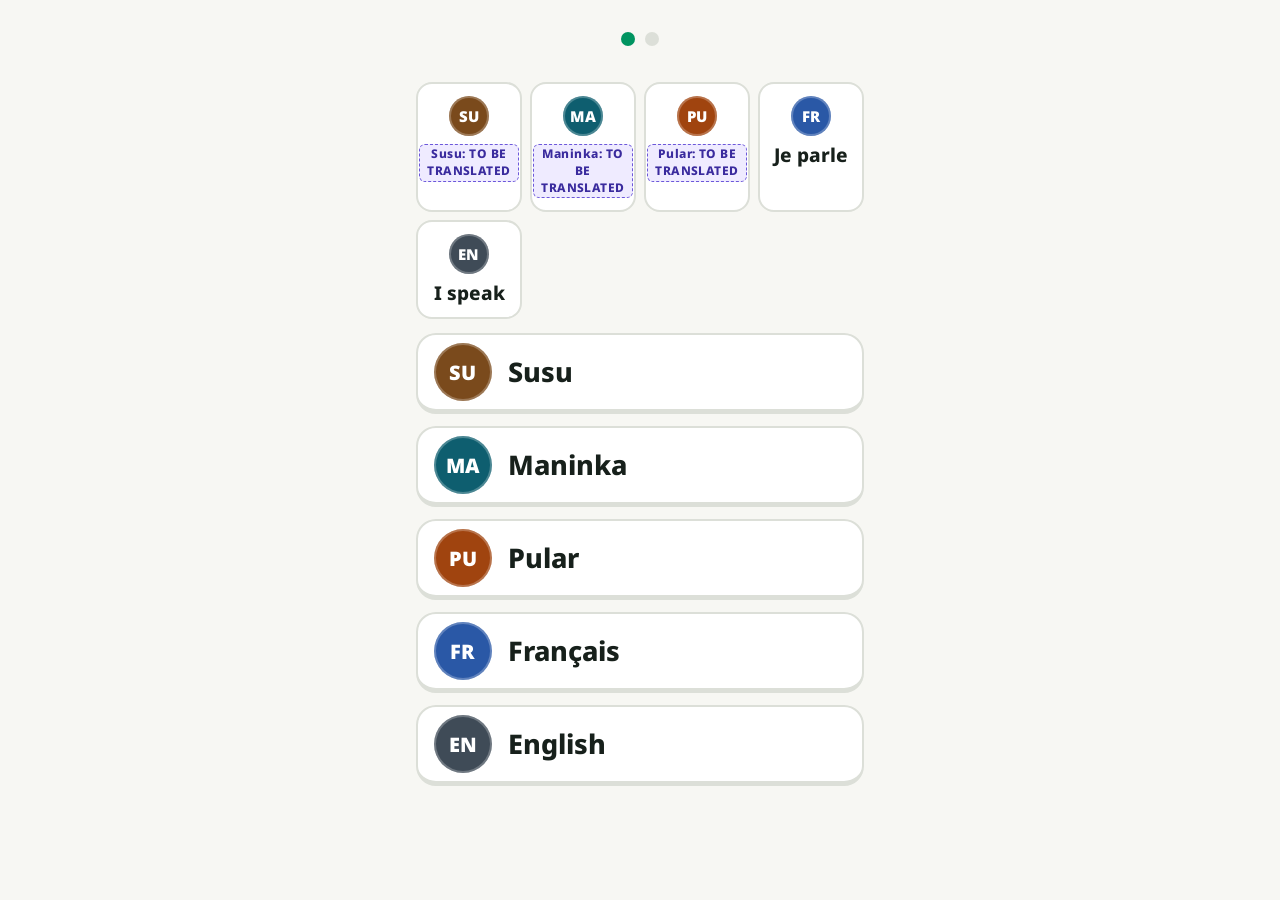
<file: index.html>
<!doctype html>
<html lang="fr">
<head>
<meta charset="utf-8">
<meta name="viewport" content="width=device-width, initial-scale=1, viewport-fit=cover">
<meta name="theme-color" content="#CE1126">
<meta name="description" content="Apprendre le français en susu">
<title>Français Susu</title>
<link rel="manifest" href="manifest.webmanifest">
<link rel="icon" href="icons/icon-192.png">
<link rel="apple-touch-icon" href="icons/icon-192.png">
<link rel="stylesheet" href="fonts/fonts.css">
<link rel="stylesheet" href="style.css">
</head>
<body>
<div id="app"><p class="loading">…</p></div>
<script src="js/storage.js"></script>
<script src="js/content.js"></script>
<script src="js/app.js"></script>
</body>
</html>
</file>
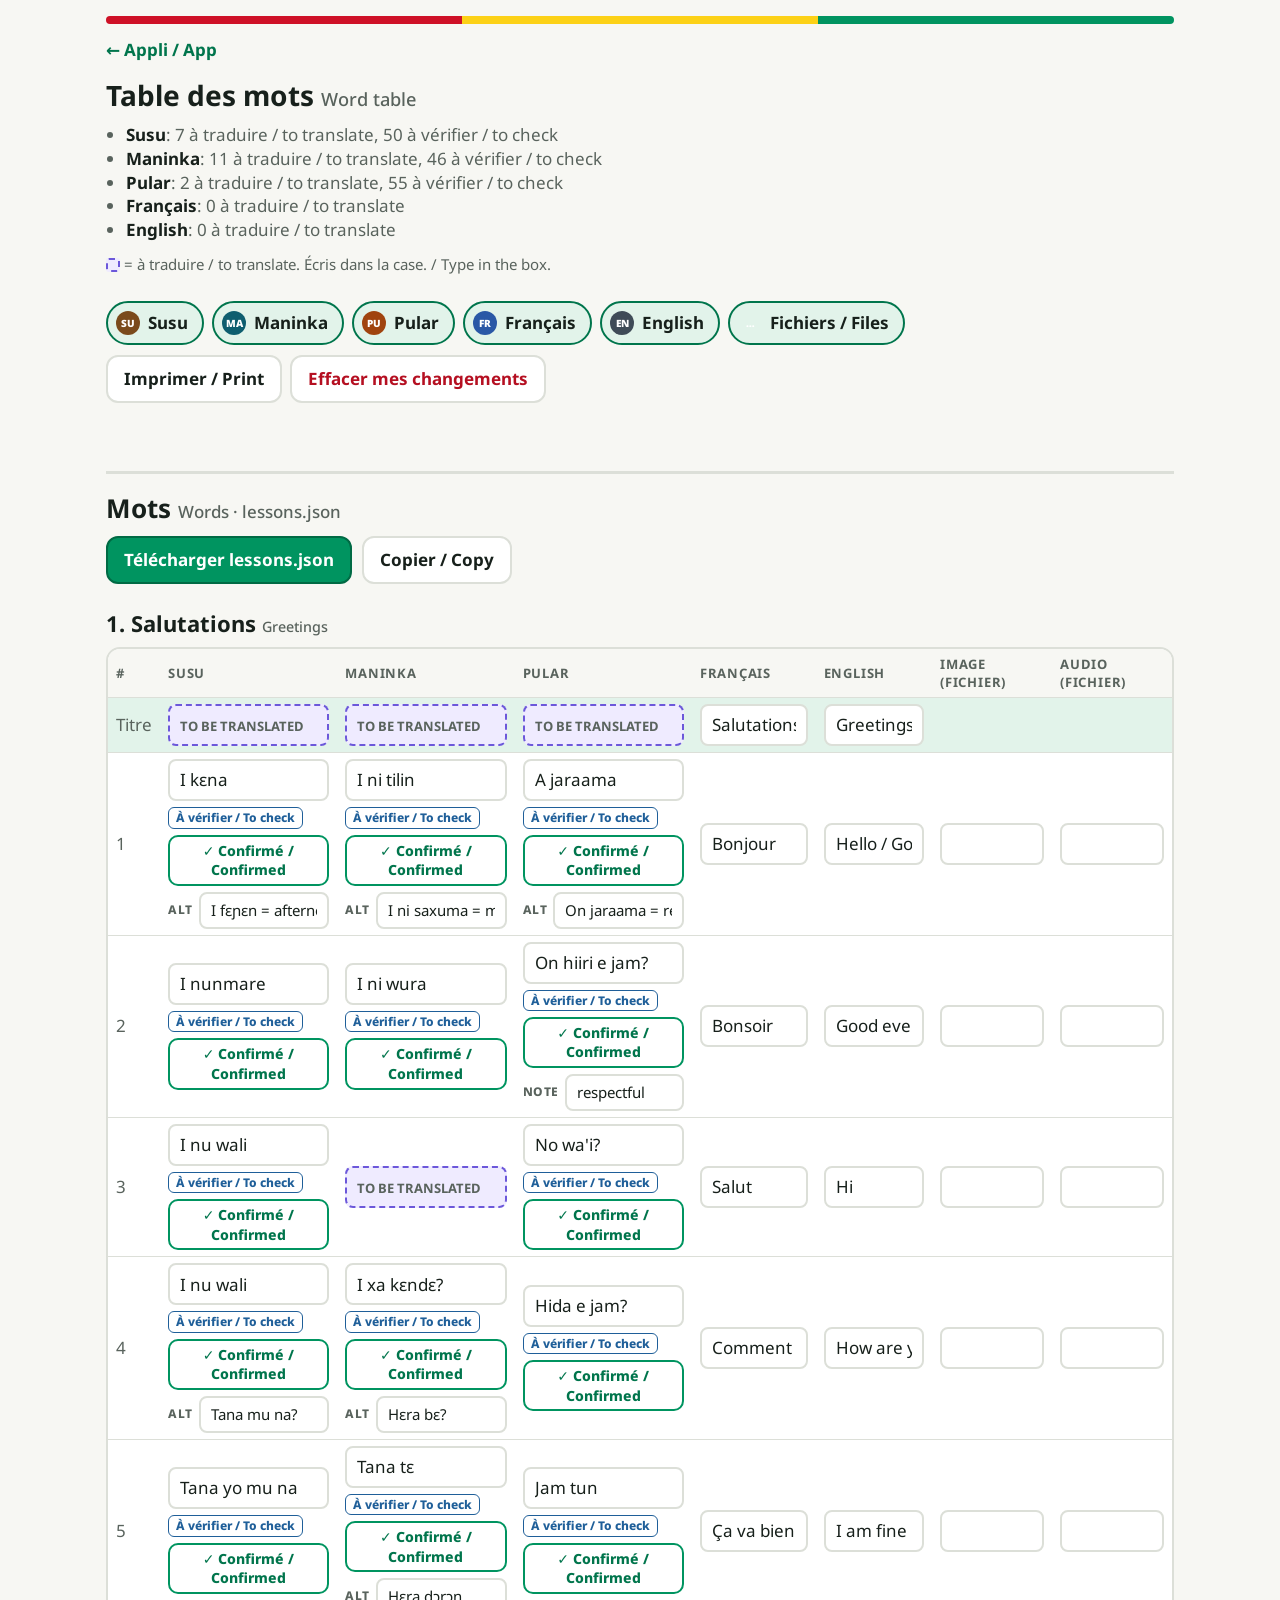
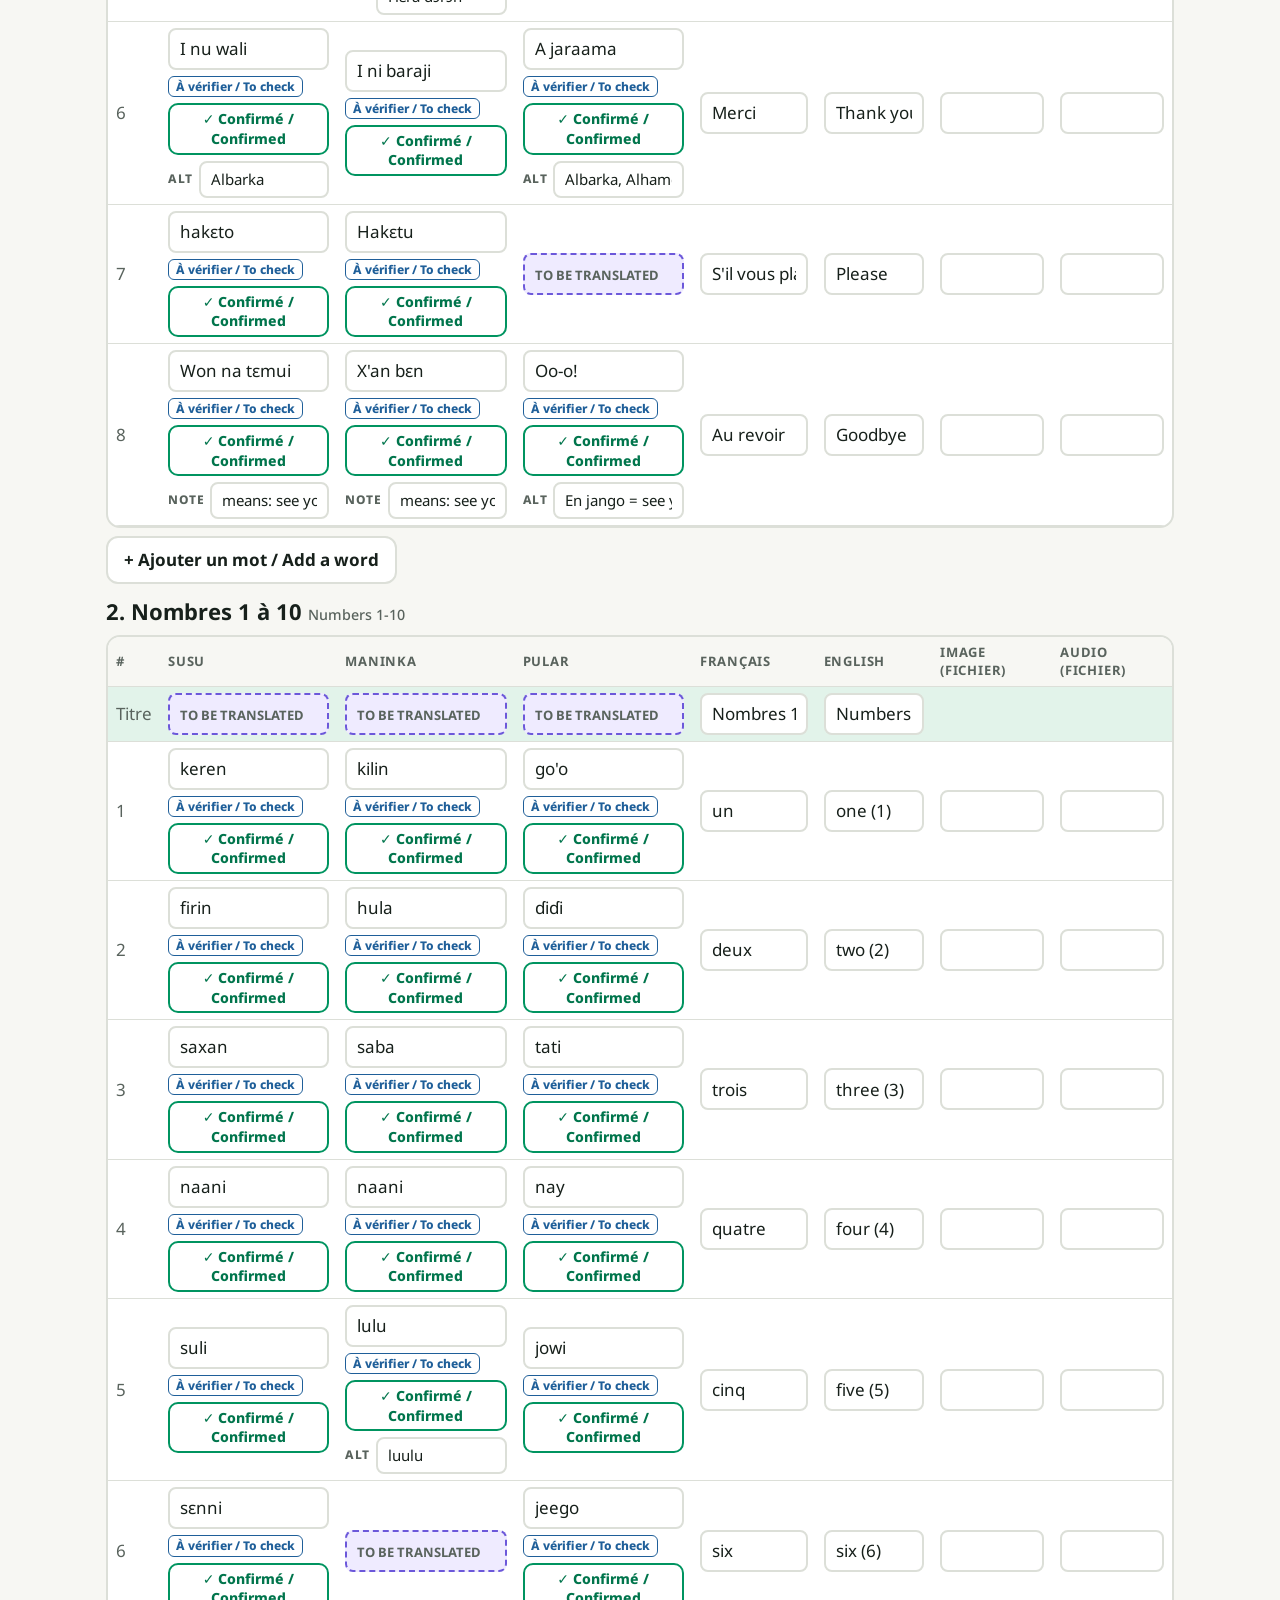
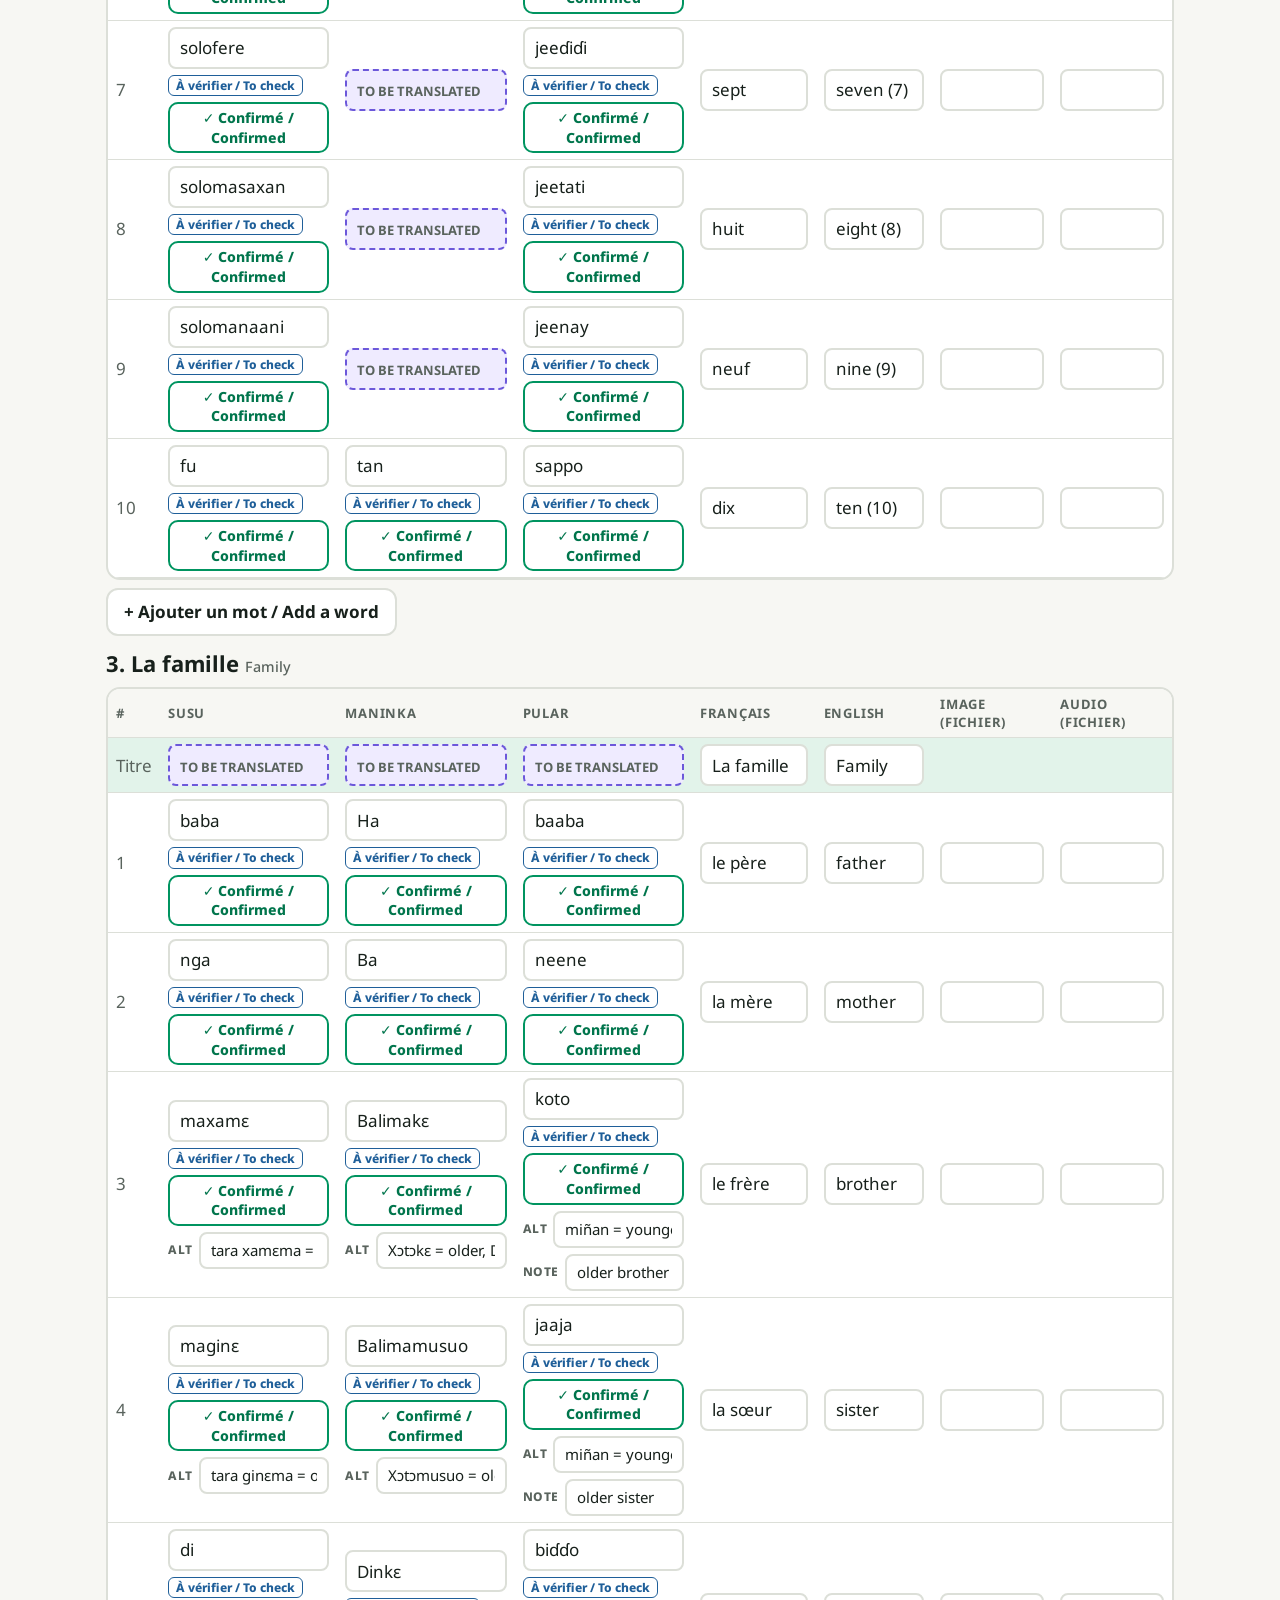
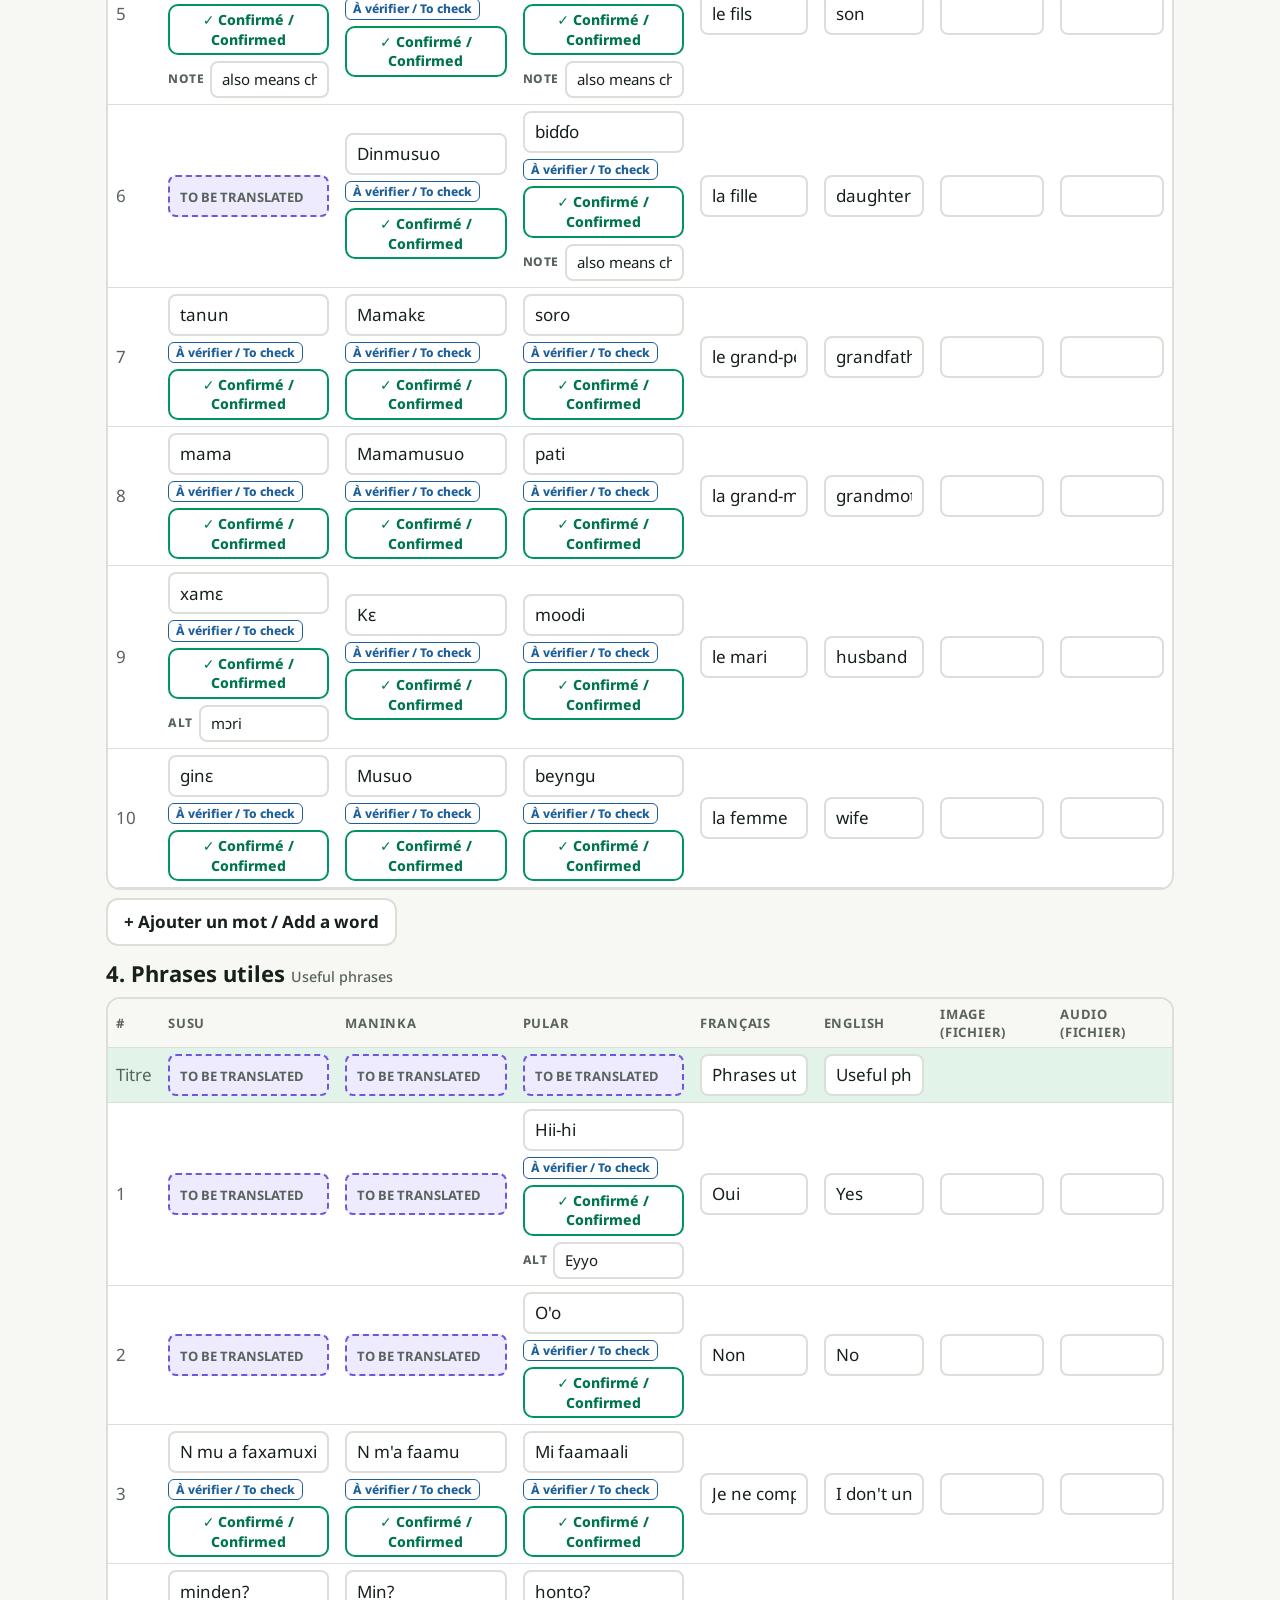
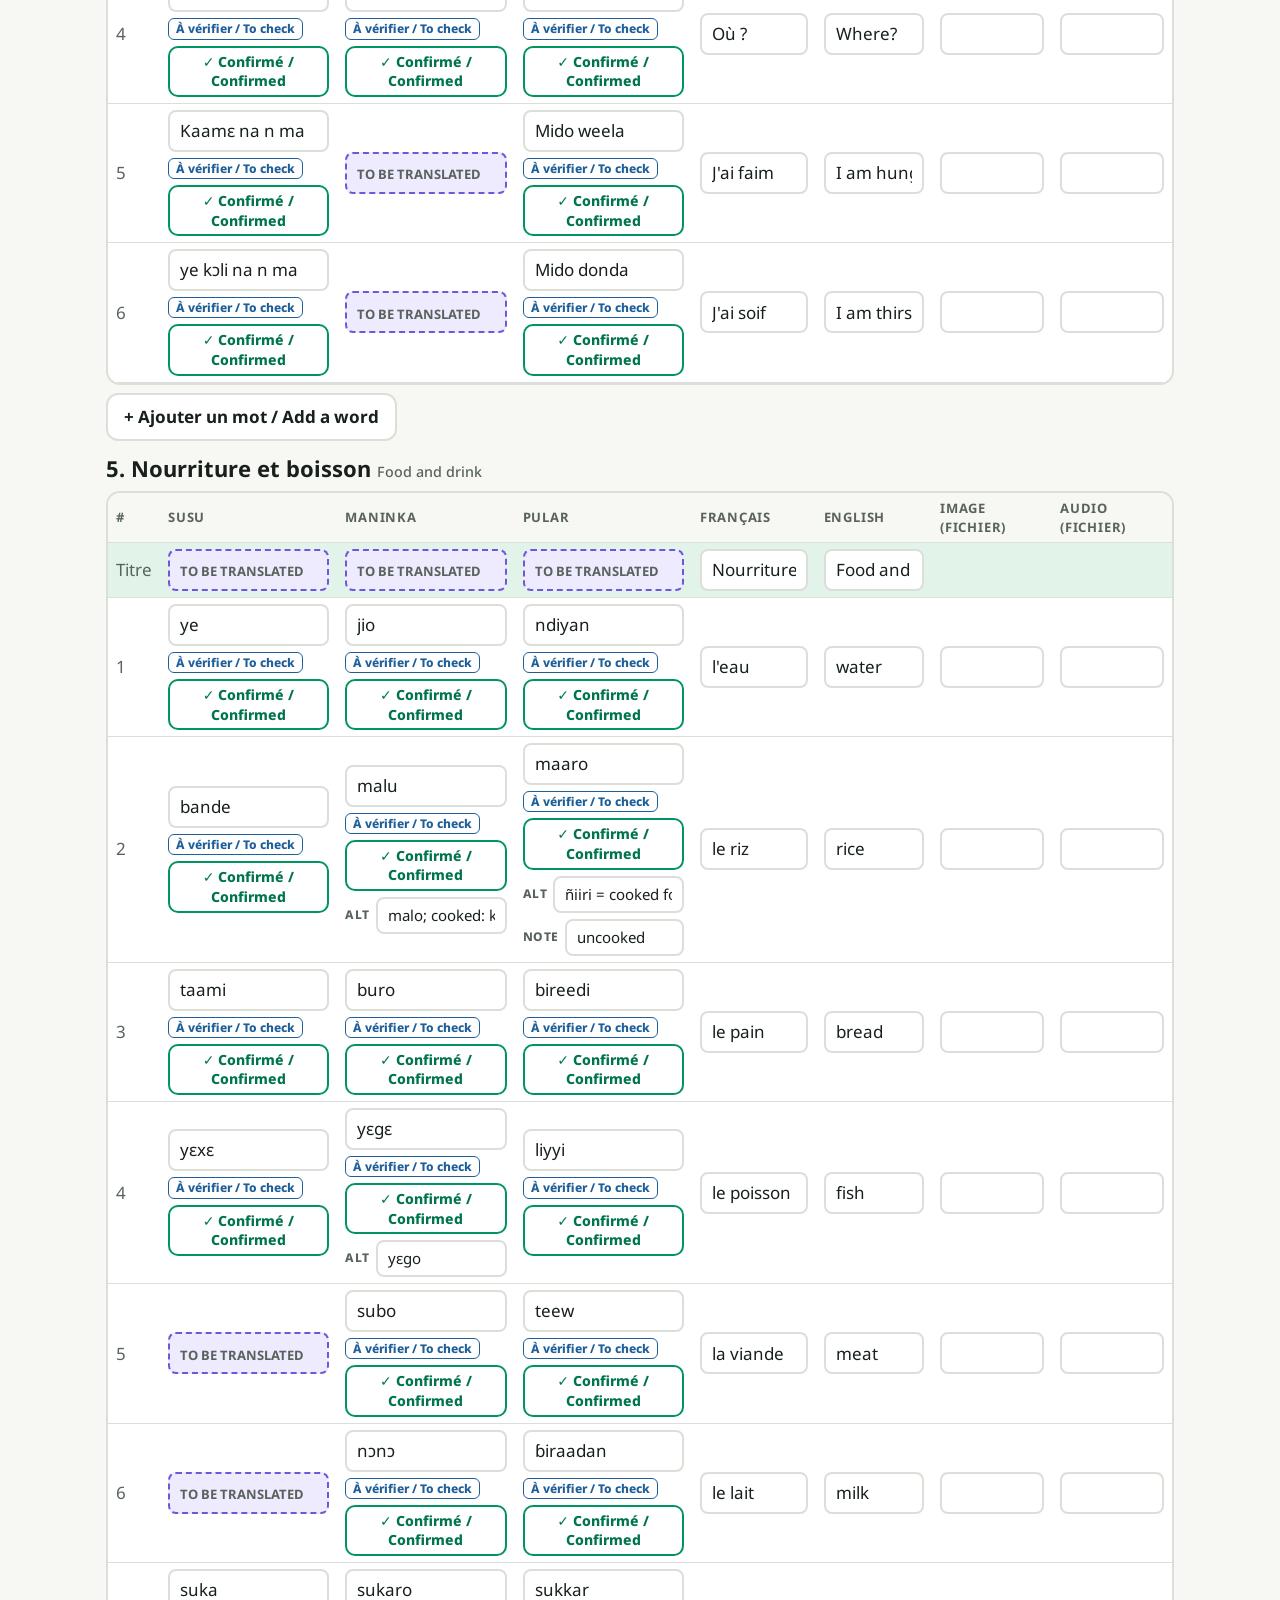
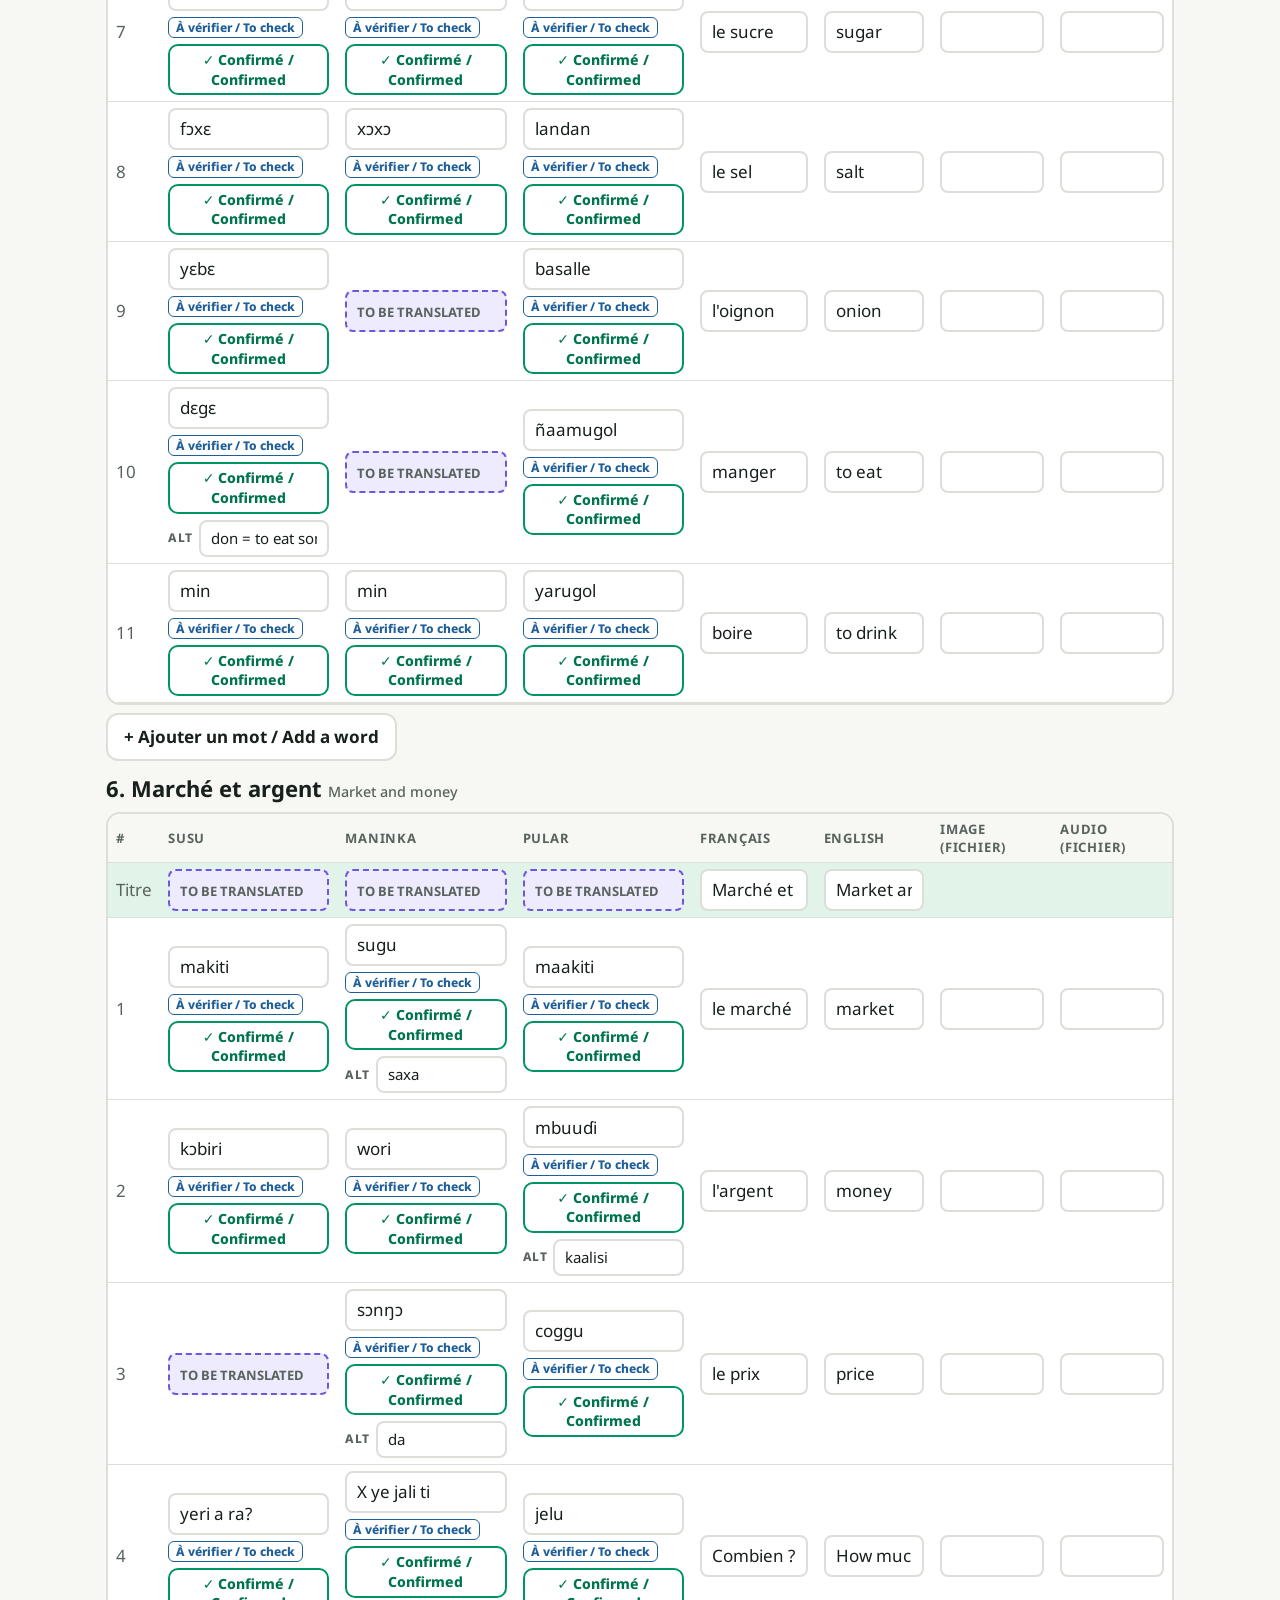
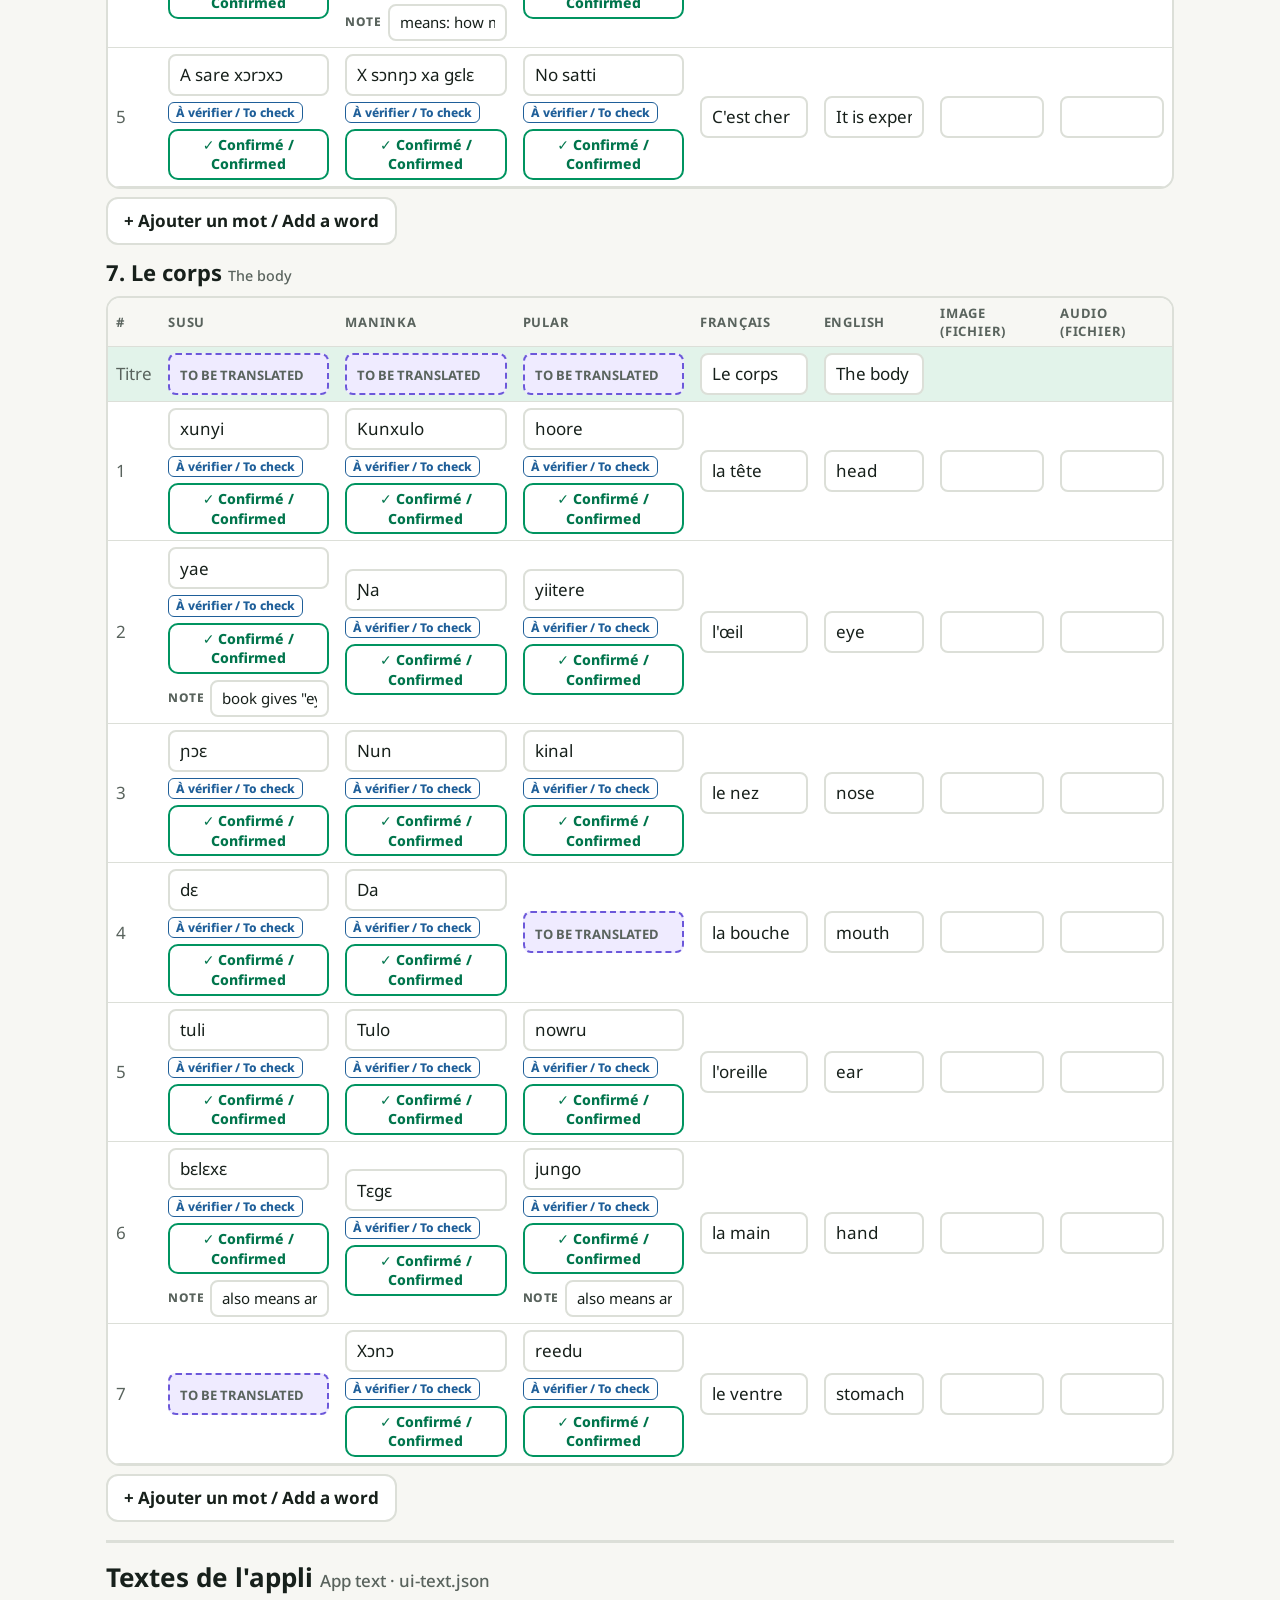
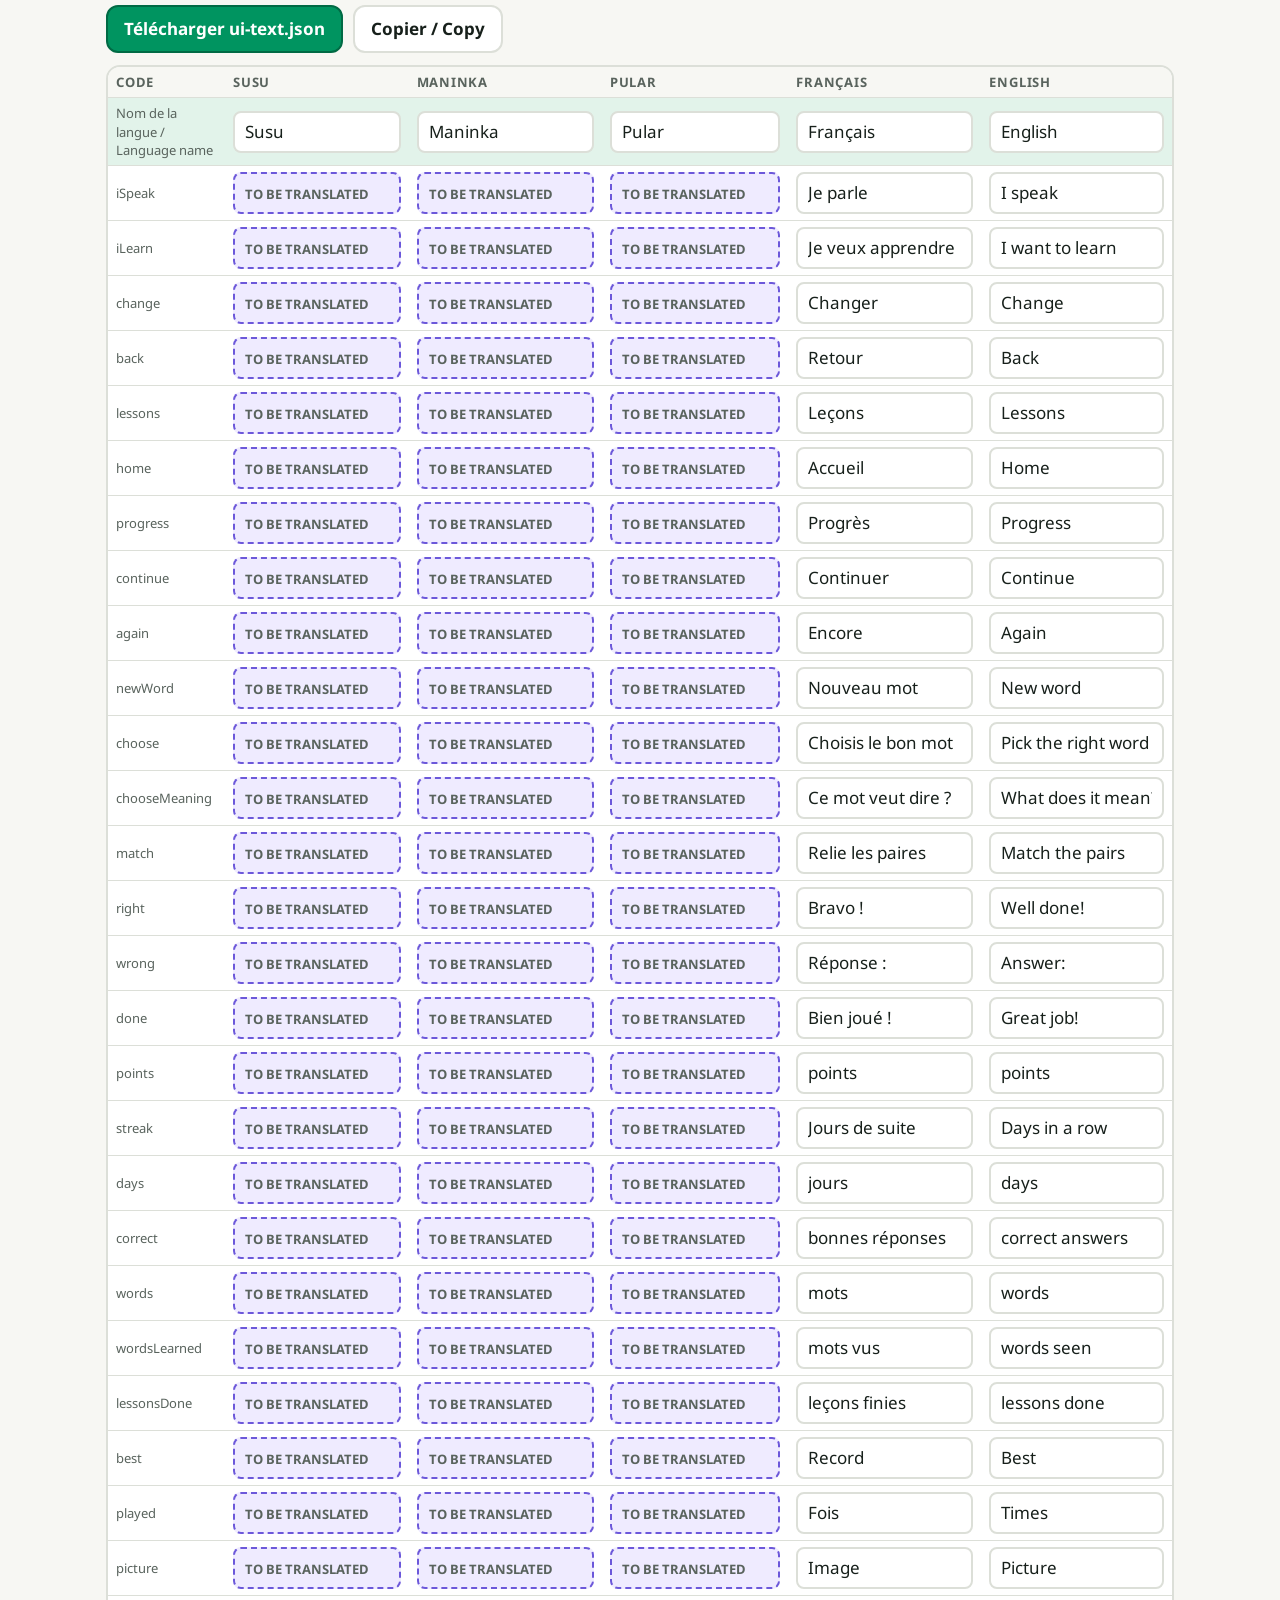
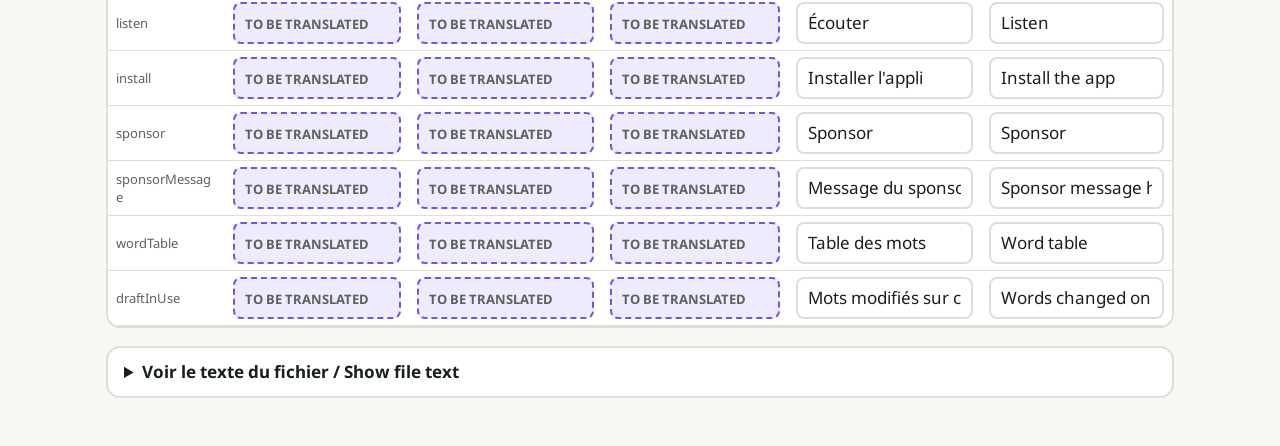
<file: edit.html>
<!doctype html>
<html lang="fr">
<head>
<meta charset="utf-8">
<meta name="viewport" content="width=device-width, initial-scale=1, viewport-fit=cover">
<meta name="theme-color" content="#CE1126">
<title>Table des mots</title>
<link rel="icon" href="icons/icon-192.png">
<link rel="stylesheet" href="fonts/fonts.css">
<style>
/* Layout: a working sheet. One table per lesson; on phones each word becomes a small card.
   Colours: Guinea's flag (same as the app). Missing translations are purple and dashed, never yellow. */
:root {
  --flag-red: #CE1126; --flag-yellow: #FCD116; --flag-green: #009460; --flag-green-dark: #006A44; --on-flag: #FFFFFF;
  --bg: #F7F7F3; --surface: #FFFFFF; --fg: #17201B; --muted: #59635D; --line: #DCDFD8;
  --green: #00754C; --green-ink: #FFFFFF; --green-soft: #E2F3EA;
  --todo: #EFEBFF; --todo-line: #6C58DA; --red: #B50F21; --check-fg: #1F5F99;
  --font: "Noto Sans App", system-ui, Roboto, "Noto Sans", "Segoe UI", Arial, sans-serif;
}
@media (prefers-color-scheme: dark) {
  :root:not([data-theme="light"]) {
    --bg: #101311; --surface: #1A1F1C; --fg: #ECEFEA; --muted: #A2ACA5; --line: #2F3732;
    --green: #4ED39A; --green-soft: #12301F;
    --todo: #29234F; --todo-line: #9886F5; --red: #FF7480; --check-fg: #8EC6F2;
    color-scheme: dark;
  }
}
:root[data-theme="dark"] {
  --bg: #101311; --surface: #1A1F1C; --fg: #ECEFEA; --muted: #A2ACA5; --line: #2F3732;
  --green: #4ED39A; --green-soft: #12301F;
  --todo: #29234F; --todo-line: #9886F5; --red: #FF7480; --check-fg: #8EC6F2;
  color-scheme: dark;
}
.flag-stripe { display: flex; height: 8px; border-radius: 999px; overflow: hidden; }
.flag-stripe i { flex: 1; }
.flag-stripe i:nth-child(1) { background: var(--flag-red); }
.flag-stripe i:nth-child(2) { background: var(--flag-yellow); }
.flag-stripe i:nth-child(3) { background: var(--flag-green); }
* { box-sizing: border-box; }
body { margin: 0; background: var(--bg); color: var(--fg); font: 17px/1.4 var(--font); }
[hidden] { display: none !important; }
:focus-visible { outline: 3px solid var(--todo-line); outline-offset: 2px; }
.wrap {
  max-width: 1100px; margin: 0 auto;
  padding-left: max(16px, env(safe-area-inset-left, 0px));
  padding-right: max(16px, env(safe-area-inset-right, 0px));
  padding-block: 16px 48px;
  display: flex; flex-direction: column; gap: 18px;
}
header { display: flex; flex-direction: column; gap: 8px; }
.back { color: var(--green); font-weight: 700; text-decoration: none; padding: 6px 0; align-self: flex-start; }
h1 { margin: 0; font-size: 28px; }
h1 small, h2 small { font-weight: 500; color: var(--muted); font-size: .65em; }
.status { margin: 0; color: var(--muted); }
.status b { color: var(--fg); }
.tools { display: flex; flex-wrap: wrap; justify-content: space-between; gap: 10px; position: sticky; top: 0; z-index: 2; background: var(--bg); padding-block: 8px; }
.toggles, .tool-btns { display: flex; flex-wrap: wrap; gap: 8px; align-items: center; }
.toggle { min-height: 44px; padding: 6px 14px 6px 8px; border-radius: 999px; border: 2px solid var(--line); background: var(--surface); color: var(--muted); font-weight: 700; display: inline-flex; align-items: center; gap: 8px; text-decoration: line-through; }
.toggle[aria-pressed="true"] { border-color: var(--green); background: var(--green-soft); color: var(--fg); text-decoration: none; }
.toggle i { width: 24px; height: 24px; border-radius: 50%; display: grid; place-items: center; font: 900 10px/1 var(--font); font-style: normal; color: #FFFFFF; background: var(--c, var(--muted)); }
.part { gap: 12px; }
.part-head { display: flex; flex-wrap: wrap; align-items: center; gap: 10px; border-top: 3px solid var(--line); padding-top: 16px; }
.part-title { margin: 0; flex: 1 1 100%; font-size: 26px; }
td.key { color: var(--muted); font-size: 13px; width: 9em; overflow-wrap: anywhere; }
th.hint-col { width: 9em; }
button { font: inherit; cursor: pointer; }
.btn { min-height: 48px; padding: 8px 16px; border-radius: 12px; border: 2px solid var(--line); background: var(--surface); color: var(--fg); font-weight: 700; }
.btn.main { background: var(--flag-green); border-color: var(--flag-green-dark); color: var(--on-flag); }
.btn.danger { color: var(--red); }
.note { margin: 0; font-weight: 700; color: var(--green); min-height: 1.4em; }
.legend { margin: 0; font-size: 15px; color: var(--muted); }
.legend i { display: inline-block; width: 14px; height: 14px; border-radius: 3px; background: var(--todo); border: 2px dashed var(--todo-line); vertical-align: -2px; }

section { display: flex; flex-direction: column; gap: 8px; }
h2 { margin: 12px 0 0; font-size: 22px; }
.scroll { overflow-x: auto; background: var(--surface); border: 2px solid var(--line); border-radius: 14px; }
table { border-collapse: collapse; width: 100%; min-width: 760px; }
th, td { border-bottom: 1px solid var(--line); padding: 6px 8px; text-align: left; vertical-align: middle; }
th { font-size: 13px; letter-spacing: .06em; text-transform: uppercase; color: var(--muted); background: var(--bg); }
td.num { width: 3em; color: var(--muted); font-variant-numeric: tabular-nums; }
tr.title-row td { background: var(--green-soft); }
input {
  width: 100%; min-height: 42px; padding: 6px 10px;
  font: inherit; color: var(--fg); background: var(--surface);
  border: 2px solid var(--line); border-radius: 8px;
}
input.todo { background: var(--todo); border-color: var(--todo-line); border-style: dashed; }
input::placeholder { color: var(--muted); font-size: 13px; font-weight: 700; }
/* Draft word from a book: "To check" tag and a Confirm button under the word */
.check-row { display: flex; flex-wrap: wrap; align-items: center; gap: 6px; margin-top: 6px; }
.to-check { display: inline-block; padding: 0 7px; border-radius: 6px; border: 1.5px solid currentColor; color: var(--check-fg); font-size: 12px; font-weight: 800; line-height: 1.6; }
.confirm { min-height: 36px; padding: 4px 12px; border-radius: 10px; border: 2px solid var(--flag-green); background: var(--surface); color: var(--green); font-weight: 800; font-size: 14px; }
/* Other ways to say it (alt) and short explanation (note) */
.extra { display: flex; align-items: center; gap: 6px; margin-top: 6px; font-size: 12px; font-weight: 800; letter-spacing: .05em; text-transform: uppercase; color: var(--muted); }
.extra input { min-height: 34px; font-size: 15px; font-weight: 400; letter-spacing: 0; text-transform: none; }
.counts { margin: 0 0 4px; padding-left: 1.2em; }
.add { align-self: flex-start; }
details { background: var(--surface); border: 2px solid var(--line); border-radius: 14px; padding: 12px 16px; }
summary { cursor: pointer; font-weight: 700; }
textarea { width: 100%; height: 320px; margin-top: 10px; font: 13px/1.4 ui-monospace, Consolas, monospace; color: var(--fg); background: var(--bg); border: 1px solid var(--line); border-radius: 8px; padding: 8px; }
.print-only { display: none; }

/* Phones: each word is a card with labels */
@media (max-width: 700px) {
  .tools { position: static; }
  .tool-btns { display: grid; grid-template-columns: 1fr 1fr; width: 100%; }
  .part-head .btn { flex: 1 1 40%; }
  td.key { width: auto; }
  .scroll { overflow: visible; background: none; border: 0; }
  table { min-width: 0; }
  thead { display: none; }
  table, tbody, tr, td { display: block; width: 100%; }
  tr { background: var(--surface); border: 2px solid var(--line); border-radius: 14px; padding: 8px 12px; margin-bottom: 10px; }
  tr.title-row { background: var(--green-soft); }
  tr.title-row td { background: none; }
  td { border: 0; padding: 4px 0; }
  td.num { width: auto; font-weight: 800; color: var(--fg); }
  td.empty { display: none; }
  td[data-label]::before { content: attr(data-label); display: block; font-size: 12px; font-weight: 800; letter-spacing: .06em; text-transform: uppercase; color: var(--muted); }
}

/* Paper copy for native speakers to write on */
@media print {
  body { background: #fff; color: #000; font-size: 11pt; }
  .no-print, .tools, details, .add, .back, .part-head .btn { display: none !important; }
  .print-only { display: table-cell; }
  .scroll { border: 0; overflow: visible; }
  table { min-width: 0; }
  th, td { border: 1px solid #999; color: #000; background: #fff !important; }
  input { border: 0; padding: 0; min-height: 0; background: none !important; color: #000; }
  input::placeholder { color: #999; }
  section { break-inside: avoid; }
}
</style>
</head>
<body>
<div class="wrap">
  <header>
    <div class="flag-stripe" aria-hidden="true"><i></i><i></i><i></i></div>
    <a class="back" href="./">← Appli / App</a>
    <h1>Table des mots <small>Word table</small></h1>
    <p class="status" id="status">…</p>
    <p class="legend no-print"><i></i> = à traduire / to translate. Écris dans la case. / Type in the box.</p>
  </header>

  <div class="tools">
    <div class="toggles" id="toggles" role="group" aria-label="Colonnes / Columns"></div>
    <div class="tool-btns">
      <button class="btn" id="print">Imprimer / Print</button>
      <button class="btn danger" id="reset">Effacer mes changements</button>
    </div>
  </div>
  <p class="note" id="note" aria-live="polite"></p>

  <section class="part">
    <div class="part-head">
      <h2 class="part-title">Mots <small>Words · lessons.json</small></h2>
      <button class="btn main" data-download="lessons">Télécharger lessons.json</button>
      <button class="btn" data-copy="lessons">Copier / Copy</button>
    </div>
    <div id="words"></div>
  </section>

  <section class="part">
    <div class="part-head">
      <h2 class="part-title">Textes de l'appli <small>App text · ui-text.json</small></h2>
      <button class="btn main" data-download="ui">Télécharger ui-text.json</button>
      <button class="btn" data-copy="ui">Copier / Copy</button>
    </div>
    <div id="ui"></div>
  </section>

  <details id="raw">
    <summary id="rawLabel">Voir le texte du fichier / Show file text</summary>
    <textarea id="rawText" readonly spellcheck="false"></textarea>
  </details>
</div>
<script src="js/edit.js"></script>
</body>
</html>
</file>
<file: fonts/fonts.css>
/* Noto Sans, saved inside the app so the special letters (ɛ ɔ ɲ ɗ ɓ ñ ŋ ƴ) show on every phone, even offline.
   Two small files: normal Latin letters, and the special letters only. Each file holds all weights (400 to 900).
   Licence: SIL Open Font License 1.1, see OFL.txt in this folder. */
@font-face {
  font-family: "Noto Sans App";
  font-style: normal;
  font-weight: 100 900;
  font-display: swap;
  src: url("noto-sans-latin.woff2") format("woff2");
  unicode-range: U+0000-00FF, U+0131, U+0152-0153, U+02BB-02BC, U+02C6, U+02DA, U+02DC, U+0304, U+0308, U+0329, U+2000-206F, U+20AC, U+2122, U+2191, U+2193, U+2212, U+2215, U+FEFF, U+FFFD;
}
@font-face {
  font-family: "Noto Sans App";
  font-style: normal;
  font-weight: 100 900;
  font-display: swap;
  src: url("noto-sans-special.woff2") format("woff2");
  unicode-range: U+014A-014B, U+0181, U+0186, U+018A, U+0190, U+019D, U+01B3-01B4, U+0253-0254, U+0257, U+025B, U+0272;
}
</file>
<file: style.css>
/* Layout: one narrow column, big tap targets. Red title band with yellow score chips on top,
   main buttons at the bottom within thumb reach.
   Colours: Guinea's flag. Green = go / correct. Yellow = points, streak, highlights. Red = title band / wrong.
   "TO BE TRANSLATED" uses purple with a dashed border, a colour the flag never uses, so it always stands out. */
:root {
  /* Flag colours: the same in light and dark mode */
  --red: #CE1126;
  --red-dark: #9C0C1C;
  --yellow: #FCD116;
  --yellow-dark: #C29E00;
  --green: #009460;
  --green-dark: #006A44;
  --on-flag: #FFFFFF;     /* text on red and green */
  --on-yellow: #1D1900;   /* text on yellow */

  /* Page */
  --bg: #F7F7F3;
  --surface: #FFFFFF;
  --fg: #17201B;
  --muted: #59635D;
  --line: #DCDFD8;
  --green-text: #00754C;  /* green words on light backgrounds */
  --green-soft: #E2F3EA;

  /* Missing translation */
  --todo-bg: #EFEBFF;
  --todo-fg: #3A2B9E;
  --todo-line: #6C58DA;

  /* Draft word, not checked yet: blue outline, no fill */
  --check-fg: #1F5F99;

  /* Noto Sans is saved in the app (fonts/) so ɛ ɔ ɲ ɗ ɓ ñ show on every phone, even offline */
  --font: "Noto Sans App", system-ui, Roboto, "Noto Sans", "Segoe UI", Arial, sans-serif;
}
@media (prefers-color-scheme: dark) {
  :root:not([data-theme="light"]) {
    --bg: #101311; --surface: #1A1F1C; --fg: #ECEFEA; --muted: #A2ACA5; --line: #2F3732;
    --green-text: #4ED39A; --green-soft: #12301F;
    --todo-bg: #29234F; --todo-fg: #D6CEFF; --todo-line: #9886F5;
    --check-fg: #8EC6F2;
    color-scheme: dark;
  }
}
:root[data-theme="dark"] {
  --bg: #101311; --surface: #1A1F1C; --fg: #ECEFEA; --muted: #A2ACA5; --line: #2F3732;
  --green-text: #4ED39A; --green-soft: #12301F;
  --todo-bg: #29234F; --todo-fg: #D6CEFF; --todo-line: #9886F5;
  --check-fg: #8EC6F2;
  color-scheme: dark;
}

* { box-sizing: border-box; }
html, body { height: 100%; }
body {
  margin: 0;
  background: var(--bg);
  color: var(--fg);
  font: 18px/1.35 var(--font);
  -webkit-tap-highlight-color: transparent;
}
svg { width: 1em; height: 1em; fill: currentColor; flex: none; }
button { font: inherit; color: inherit; cursor: pointer; }
:focus-visible { outline: 3px solid var(--yellow-dark); outline-offset: 3px; }
[hidden] { display: none !important; }

#app {
  max-width: 480px;
  min-height: 100%;
  margin: 0 auto;
  display: flex;
  flex-direction: column;
  gap: 16px;
  padding-left: max(16px, env(safe-area-inset-left, 0px));
  padding-right: max(16px, env(safe-area-inset-right, 0px));
  padding-block: max(12px, env(safe-area-inset-top, 0px)) max(16px, env(safe-area-inset-bottom, 0px));
}
.loading { margin: auto; font-size: 40px; color: var(--muted); }
.stack { display: flex; flex-direction: column; gap: 14px; }
h1 { margin: 0; font-size: 30px; font-weight: 800; letter-spacing: -0.01em; text-wrap: balance; }

/* Flag stripe: red | yellow | green, like the flag's three bands */
.flag-stripe { display: flex; height: 8px; border-radius: 999px; overflow: hidden; }
.flag-stripe i { flex: 1; }
.flag-stripe i:nth-child(1) { background: var(--red); }
.flag-stripe i:nth-child(2) { background: var(--yellow); }
.flag-stripe i:nth-child(3) { background: var(--green); }
.home-head { display: flex; flex-direction: column; gap: 10px; }

/* Red title band with yellow points and streak */
.top {
  display: flex; justify-content: space-between; align-items: center; gap: 8px;
  padding: 10px 12px; border-radius: 20px;
  background: var(--red); color: var(--on-flag);
}
.chip {
  display: inline-flex; align-items: center; gap: 8px;
  padding: 6px 16px 6px 12px;
  border-radius: 999px;
  background: var(--yellow); color: var(--on-yellow);
  font-size: 22px; font-weight: 800;
  font-variant-numeric: tabular-nums;
}
.chip svg { font-size: 26px; }
.chip.streak.off { background: var(--red-dark); color: var(--on-flag); }

/* Big buttons: green with white text */
.btn {
  display: flex; align-items: center; justify-content: center; gap: 10px;
  width: 100%; min-height: 66px; padding: 12px 18px;
  border: 0; border-radius: 18px;
  background: var(--green); color: var(--on-flag);
  font-size: 23px; font-weight: 800;
  box-shadow: 0 5px 0 var(--green-dark);
  transition: transform .08s, box-shadow .08s;
}
.btn:active { transform: translateY(4px); box-shadow: 0 1px 0 var(--green-dark); }
.btn.secondary { background: var(--surface); color: var(--fg); border: 2px solid var(--line); box-shadow: 0 5px 0 var(--line); }
.btn.secondary:active { box-shadow: 0 1px 0 var(--line); }
.btn svg { font-size: 26px; }

/* Home: lesson list */
.lesson-list { list-style: none; margin: 0; padding: 0; display: flex; flex-direction: column; gap: 12px; }
.lesson-btn, .prog-row {
  display: flex; align-items: center; gap: 14px;
  width: 100%; min-height: 86px; padding: 14px;
  border: 2px solid var(--line); border-bottom-width: 5px; border-radius: 20px;
  background: var(--surface); text-align: left;
}
.lesson-btn:active { transform: translateY(3px); border-bottom-width: 2px; margin-bottom: 3px; }
.lesson-num {
  flex: none; width: 56px; height: 56px; border-radius: 50%;
  display: grid; place-items: center;
  background: var(--green); color: var(--on-flag);
  font-size: 28px; font-weight: 800;
}
.lesson-text { flex: 1; min-width: 0; display: flex; flex-direction: column; gap: 2px; }
.lesson-title { font-size: 22px; font-weight: 800; }
.lesson-sub { font-size: 16px; color: var(--muted); }
.done-mark {
  flex: none; width: 38px; height: 38px; border-radius: 50%;
  display: grid; place-items: center;
  background: var(--yellow); color: var(--on-yellow); font-size: 22px;
  box-shadow: inset 0 0 0 2px var(--yellow-dark);
}

/* Sponsor box */
.sponsor {
  display: flex; flex-direction: column; gap: 4px;
  padding: 12px 16px;
  border: 2px dashed var(--line); border-radius: 16px;
  color: var(--muted); font-size: 17px;
}
.sponsor-tag { font-size: 12px; font-weight: 800; letter-spacing: .1em; text-transform: uppercase; }
.sponsor a { color: var(--green-text); }

.foot { margin: 0; font-size: 15px; color: var(--muted); display: flex; flex-wrap: wrap; gap: 6px; align-items: center; }
.foot a { color: var(--muted); display: inline-flex; gap: 6px; align-items: center; padding: 8px 0; }

/* Bottom navigation */
.nav { margin-top: auto; display: grid; grid-template-columns: 1fr 1fr; gap: 10px; }
.nav-btn {
  min-height: 66px; border-radius: 18px;
  border: 2px solid var(--line); background: var(--surface);
  display: flex; flex-direction: column; align-items: center; justify-content: center; gap: 2px;
  font-size: 16px; font-weight: 700; color: var(--muted);
}
.nav-btn svg { font-size: 28px; }
.nav-btn[aria-current="page"] { border-color: var(--green); color: var(--green-text); background: var(--green-soft); }

/* Lesson */
.lesson-head { display: flex; align-items: center; gap: 12px; }
.icon-btn { flex: none; width: 54px; height: 54px; border-radius: 16px; border: 2px solid var(--line); background: var(--surface); display: grid; place-items: center; font-size: 24px; color: var(--muted); }
.bar { flex: 1; height: 18px; border-radius: 999px; background: var(--line); overflow: hidden; }
.bar i { display: block; height: 100%; border-radius: inherit; background: var(--green); transition: width .3s; }
.stage { flex: 1; display: flex; flex-direction: column; gap: 14px; }
.prompt { margin: 0; font-size: 22px; font-weight: 800; }
.lesson-foot { position: sticky; bottom: max(12px, env(safe-area-inset-bottom, 0px)); }

.card {
  display: flex; flex-direction: column; align-items: center; gap: 10px;
  padding: 18px; text-align: center;
  background: var(--surface); border: 2px solid var(--line); border-radius: 22px;
}
.card.compact { padding-block: 24px; }
.pic {
  width: min(170px, 45vw); max-width: 100%; aspect-ratio: 1;
  border-radius: 16px; overflow: hidden;
  display: grid; place-items: center;
}
.pic.empty { border: 3px dashed var(--line); color: var(--muted); font-size: 15px; font-weight: 700; letter-spacing: .06em; text-transform: uppercase; }
.pic img { width: 100%; height: 100%; object-fit: cover; }
.word-row { display: flex; flex-direction: column; align-items: center; gap: 4px; min-width: 0; max-width: 100%; }
.lang-tag { font-size: 13px; font-weight: 800; letter-spacing: .1em; text-transform: uppercase; color: var(--muted); }
.word-src { font-size: 32px; font-weight: 800; overflow-wrap: anywhere; }
.word-fr { font-size: 36px; font-weight: 800; color: var(--green-text); overflow-wrap: anywhere; }
.fr-line { display: flex; align-items: center; gap: 12px; }
.arrow { color: var(--muted); font-size: 26px; display: flex; }
.hint { font-style: italic; }

/* Missing translation: purple, dashed, never yellow */
.missing {
  display: inline-block; padding: 1px 7px; border-radius: 6px;
  background: var(--todo-bg); color: var(--todo-fg);
  border: 1.5px dashed var(--todo-line);
  font-size: 12px; font-weight: 800; letter-spacing: .04em; font-style: normal; line-height: 1.4;
}
/* Draft word from a book: blue outline tag. On green, red or yellow tiles it turns white with dark text so it stays readable. */
.to-check {
  display: inline-block; padding: 0 7px; border-radius: 6px;
  border: 1.5px solid currentColor; color: var(--check-fg);
  font-size: 11px; font-weight: 800; letter-spacing: .03em; font-style: normal; line-height: 1.5;
}
.right .to-check, .wrong .to-check, .tile.ok .to-check, .tile.bad .to-check, .tile.sel .to-check {
  background: #FFFFFF; border-color: #FFFFFF; color: #1F5F99;
}
.tile .to-check { font-size: 9px; }
.note { font-size: 15px; font-weight: 600; font-style: italic; color: var(--muted); }
.audio-btn { width: 56px; height: 56px; border-radius: 50%; border: 0; background: var(--green); color: var(--on-flag); display: grid; place-items: center; font-size: 28px; }

/* Pick the right answer: green = correct, red = wrong, white text on both */
.options { display: flex; flex-direction: column; gap: 12px; }
.opt, .tile {
  min-height: 70px; padding: 10px 14px;
  border: 2px solid var(--line); border-bottom-width: 5px; border-radius: 18px;
  background: var(--surface);
  font-size: 24px; font-weight: 800;
}
.opt:disabled, .tile:disabled { cursor: default; }
.opt:disabled:not(.right):not(.wrong) { opacity: .45; }
.right, .tile.ok { background: var(--green); border-color: var(--green-dark); color: var(--on-flag); }
.wrong { background: var(--red); border-color: var(--red-dark); color: var(--on-flag); }
.right { animation: pop .25s; }

/* Match pairs: yellow = the tile you picked */
.match { display: grid; grid-template-columns: 1fr 1fr; gap: 10px; }
.col { display: flex; flex-direction: column; gap: 10px; min-width: 0; }
.tile { min-height: 92px; font-size: 19px; display: flex; flex-direction: column; align-items: center; justify-content: center; gap: 4px; overflow-wrap: anywhere; }
.tile .missing { font-size: 10px; }
.tile.sel { border-color: var(--yellow-dark); background: var(--yellow); color: var(--on-yellow); }
.tile.bad { border-color: var(--red-dark); background: var(--red); color: var(--on-flag); animation: shake .3s; }

.feedback-slot:empty { display: none; }
.feedback > span { min-width: 0; }
.feedback { display: flex; align-items: center; gap: 12px; padding: 14px 16px; border-radius: 18px; font-size: 22px; font-weight: 800; color: var(--on-flag); }
.feedback svg { font-size: 30px; }
.feedback.ok { background: var(--green); }
.feedback.no { background: var(--red); }

/* Result */
.result { flex: 1; display: flex; flex-direction: column; align-items: center; gap: 16px; text-align: center; padding-top: 12px; }
.big-star { font-size: 120px; color: var(--yellow); display: flex; animation: pop .5s; }
.big-star svg path { stroke: var(--yellow-dark); stroke-width: .8; stroke-linejoin: round; }
.earned { margin: 0; font-size: 56px; font-weight: 900; font-variant-numeric: tabular-nums; line-height: 1; }
.earned span { display: block; font-size: 20px; font-weight: 700; color: var(--muted); }
.stats, .tiles { width: 100%; display: grid; grid-template-columns: 1fr 1fr; gap: 12px; }
.stat {
  display: flex; flex-direction: column; align-items: center; gap: 2px;
  padding: 14px 10px; border-radius: 18px;
  background: var(--surface); border: 2px solid var(--line);
}
.stat svg { font-size: 30px; color: var(--green-text); }
.stat b { font-size: 30px; font-variant-numeric: tabular-nums; }
.stat span { font-size: 15px; color: var(--muted); }
/* Points and streak tiles are yellow */
.stat.gold, .stat.streak { background: var(--yellow); border-color: var(--yellow-dark); color: var(--on-yellow); }
.stat.gold svg, .stat.streak svg, .stat.gold span, .stat.streak span { color: var(--on-yellow); }
.result .sponsor, .actions { width: 100%; }
.actions { display: flex; flex-direction: column; gap: 14px; margin-top: auto; }

.prog-row { min-height: 76px; border-bottom-width: 2px; }
.error p { margin: 0; }
.small { font-size: 14px; color: var(--muted); overflow-wrap: anywhere; }

/* Language badges: the language's own colour (from ui-text.json) with 2 letters */
.badge {
  flex: none; display: inline-grid; place-items: center;
  width: 40px; height: 40px; border-radius: 50%;
  background: var(--c, var(--green)); color: #FFFFFF;
  font-size: 15px; font-weight: 900; letter-spacing: .02em; font-style: normal;
  box-shadow: inset 0 0 0 2px rgba(255, 255, 255, .25);
}
.badge.lg { width: 64px; height: 64px; font-size: 22px; }
.badge.sm { width: 22px; height: 22px; font-size: 9px; box-shadow: none; }
.badge.empty { background: var(--surface); color: var(--muted); border: 3px dashed var(--line); box-shadow: none; }
.lang-tag { display: inline-flex; align-items: center; gap: 6px; }
.w { display: inline-flex; flex-direction: column; align-items: center; gap: 4px; min-width: 0; max-width: 100%; }
.btn, .nav-btn span, .foot a { flex-wrap: wrap; }
.btn .missing, .nav-btn .missing, .stat .missing, .earned .missing { font-size: 10px; }
h1 .missing, .prompt .missing, .lesson-title .missing { vertical-align: middle; }
/* The tag keeps its own purple look inside tiles that colour their text (yellow tiles, the points number) */
.stat span.missing, .earned span.missing { display: inline-block; color: var(--todo-fg); }

/* First screen: language choice */
.setup-head { display: grid; grid-template-columns: 54px 1fr 54px; align-items: center; min-height: 54px; }
.dots { display: flex; justify-content: center; gap: 10px; }
.dots i { width: 14px; height: 14px; border-radius: 50%; background: var(--line); }
.dots i.on { background: var(--green); }
.chosen { display: flex; align-items: center; justify-content: center; gap: 14px; color: var(--muted); font-size: 30px; }
.ask { display: grid; grid-template-columns: repeat(auto-fit, minmax(96px, 1fr)); gap: 8px; }
.ask-line {
  margin: 0; padding: 12px 6px;
  display: flex; flex-direction: column; align-items: center; gap: 8px; text-align: center;
  background: var(--surface); border: 2px solid var(--line); border-radius: 16px;
  font-size: 19px; font-weight: 800; line-height: 1.2;
}
.ask-line.mine { border-color: var(--yellow-dark); background: var(--yellow); color: var(--on-yellow); }
.choices { display: flex; flex-direction: column; gap: 12px; }
.choice {
  display: flex; align-items: center; gap: 16px;
  min-height: 80px; padding: 8px 16px;
  border: 2px solid var(--line); border-bottom-width: 5px; border-radius: 20px;
  background: var(--surface); text-align: left;
  font-size: 27px; font-weight: 800;
}
.choice .badge.lg { width: 58px; height: 58px; font-size: 20px; }
.choice:active { transform: translateY(3px); }

/* Home: current language pair, tap to change */
.course-btn {
  display: flex; align-items: center; gap: 8px;
  width: 100%; min-height: 72px; padding: 10px 14px;
  border: 2px solid var(--line); border-radius: 20px;
  background: var(--surface); text-align: left;
}
.course-pair { display: flex; align-items: center; gap: 8px; }
.course-arrow { display: flex; color: var(--muted); font-size: 20px; }
.course-change { margin-left: auto; min-width: 0; display: flex; align-items: center; gap: 8px; font-size: 18px; font-weight: 800; color: var(--green-text); text-align: right; }
.course-change > svg { font-size: 26px; }
.course-change > span { display: flex; flex-direction: column; align-items: flex-end; gap: 2px; }
.course-change .missing { font-size: 10px; }
.lesson-sub { display: flex; flex-wrap: wrap; align-items: center; gap: 6px 10px; }
.lesson-sub .badge { margin-right: -4px; }
.count { display: inline-flex; align-items: center; gap: 4px; font-variant-numeric: tabular-nums; }
.course-line { margin: 0; display: flex; align-items: center; gap: 8px; color: var(--muted); font-weight: 700; }
.course-line > svg { font-size: 20px; }
.col > .lang-tag { justify-content: center; font-size: 13px; font-weight: 800; color: var(--muted); }

@keyframes pop { 0% { transform: scale(.85); } 60% { transform: scale(1.06); } 100% { transform: none; } }
@keyframes shake { 0%, 100% { transform: none; } 25% { transform: translateX(-6px); } 75% { transform: translateX(6px); } }
@media (prefers-reduced-motion: reduce) {
  *, *::before, *::after { animation: none !important; transition: none !important; }
}
</file>
